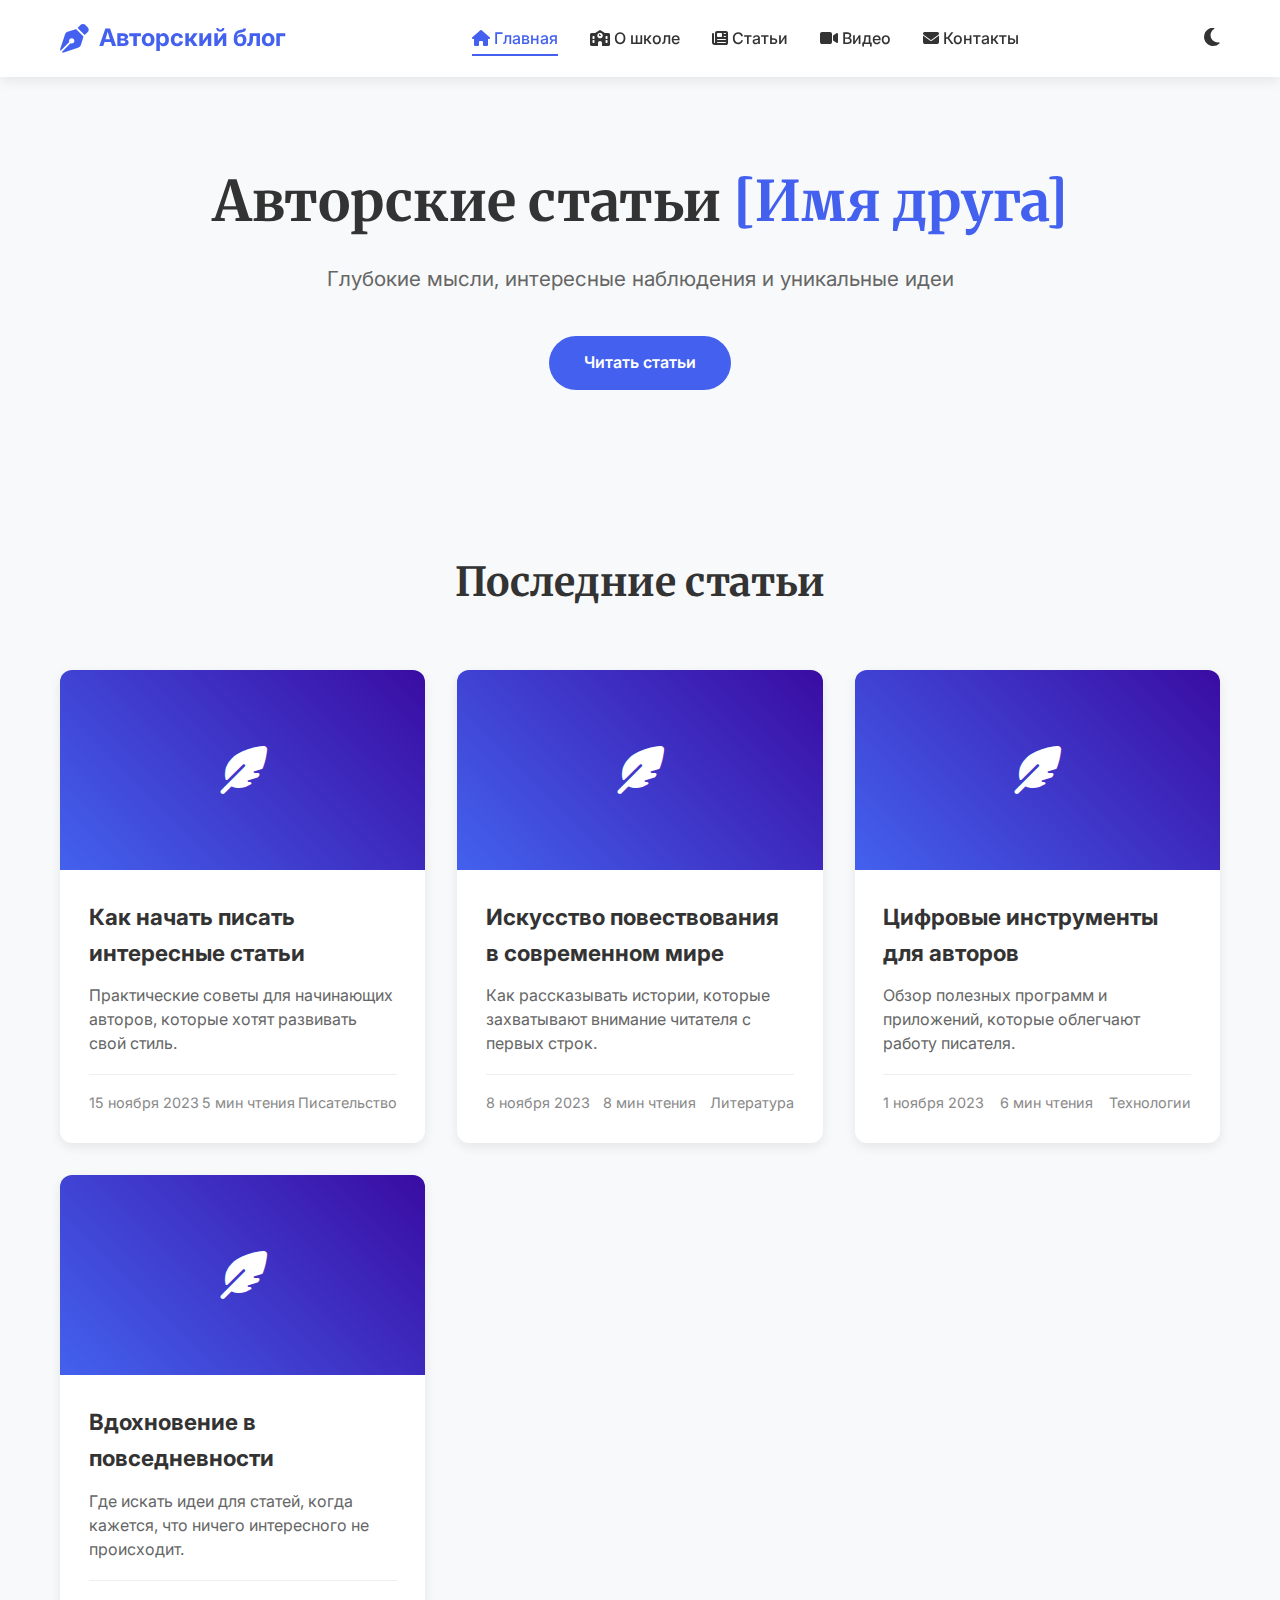
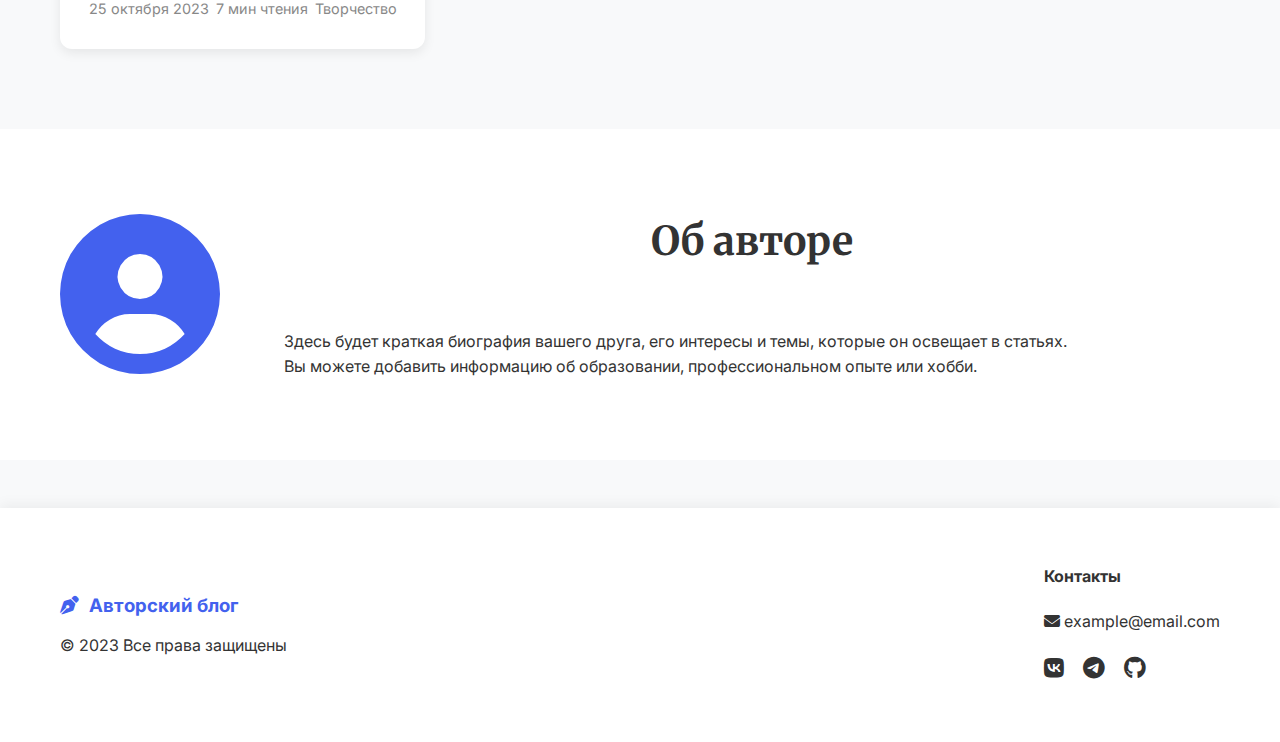
<file: index.html>
<!DOCTYPE html>
<html lang="ru">
<head>
    <meta charset="UTF-8">
    <meta name="viewport" content="width=device-width, initial-scale=1.0">
    <title>Сайт школы "Путь древа жизни"</title>
    <link rel="stylesheet" href="style.css">
    <link rel="stylesheet" href="https://cdnjs.cloudflare.com/ajax/libs/font-awesome/6.4.0/css/all.min.css">
    <link href="https://fonts.googleapis.com/css2?family=Inter:wght@400;500;600;700&family=Merriweather:wght@400;700&display=swap" rel="stylesheet">
</head>
<body>
    <!-- Шапка -->
    <header class="header">
        <div class="container">
            <div class="header-content">
                <a href="index.html" class="logo">
                    <i class="fas fa-pen-nib"></i>
                    <span>Авторский блог</span>
                </a>
               <nav class="nav">
                    <a href="index.html" class="nav-link active">
                        <i class="fas fa-home"></i> Главная
                    </a>
                    <a href="school.html" class="nav-link">
                        <i class="fas fa-school"></i> О школе
                    </a>
                    <a href="articles.html" class="nav-link">
                        <i class="fas fa-newspaper"></i> Статьи
                    </a>
                    <a href="videos.html" class="nav-link">
                        <i class="fas fa-video"></i> Видео
                    </a>
                    <a href="contacts.html" class="nav-link">
                        <i class="fas fa-envelope"></i> Контакты
                    </a>
                </nav>
                <button id="themeToggle" class="theme-toggle">
                    <i class="fas fa-moon"></i>
                </button>
            </div>
        </div>
    </header>

    <!-- Герой-секция -->
    <section class="hero">
        <div class="container">
            <div class="hero-content">
                <h1 class="hero-title">Авторские статьи <span class="highlight">[Имя друга]</span></h1>
                <p class="hero-subtitle">Глубокие мысли, интересные наблюдения и уникальные идеи</p>
                <a href="#articles" class="btn">Читать статьи</a>
            </div>
        </div>
    </section>

    <!-- Список статей -->
    <section id="articles" class="articles">
        <div class="container">
            <h2 class="section-title">Последние статьи</h2>
            <div class="articles-grid" id="articlesGrid">
                <!-- Статьи будут загружены через JavaScript -->
            </div>
        </div>
    </section>

    <!-- Об авторе -->
    <section id="about" class="about">
        <div class="container">
            <div class="about-content">
                <div class="about-image">
                    <i class="fas fa-user-circle"></i>
                </div>
                <div class="about-text">
                    <h2 class="section-title">Об авторе</h2>
                    <p>Здесь будет краткая биография вашего друга, его интересы и темы, которые он освещает в статьях.</p>
                    <p>Вы можете добавить информацию об образовании, профессиональном опыте или хобби.</p>
                </div>
            </div>
        </div>
    </section>

    <!-- Футер -->
    <footer id="contact" class="footer">
        <div class="container">
            <div class="footer-content">
                <div class="footer-info">
                    <h3><i class="fas fa-pen-nib"></i> Авторский блог</h3>
                    <p>© 2023 Все права защищены</p>
                </div>
                <div class="footer-contact">
                    <h4>Контакты</h4>
                    <p><i class="fas fa-envelope"></i> example@email.com</p>
                    <div class="social-links">
                        <a href="#"><i class="fab fa-vk"></i></a>
                        <a href="#"><i class="fab fa-telegram"></i></a>
                        <a href="#"><i class="fab fa-github"></i></a>
                    </div>
                </div>
            </div>
        </div>
    </footer>

    <script src="script.js"></script>
</body>
</html>
</file>
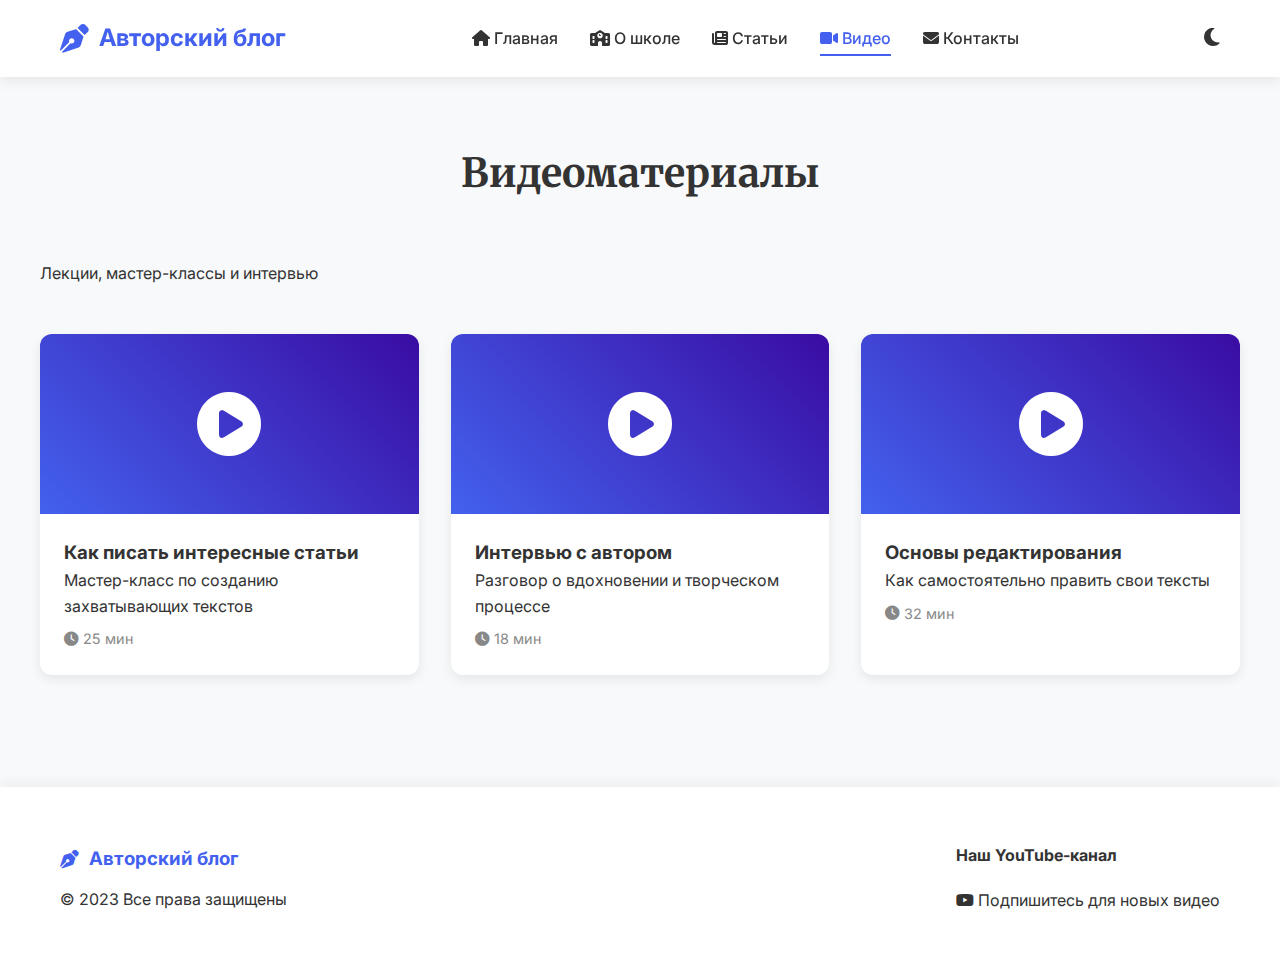
<file: videos.html>
<!DOCTYPE html>
<html lang="ru">
<head>
    <meta charset="UTF-8">
    <meta name="viewport" content="width=device-width, initial-scale=1.0">
    <title>Видео | Авторские статьи</title>
    <link rel="stylesheet" href="style.css">
    <link rel="stylesheet" href="https://cdnjs.cloudflare.com/ajax/libs/font-awesome/6.4.0/css/all.min.css">
    <link href="https://fonts.googleapis.com/css2?family=Inter:wght@400;500;600;700&family=Merriweather:wght@400;700&display=swap" rel="stylesheet">
</head>
<body>
    <header class="header">
        <div class="container">
            <div class="header-content">
                <a href="index.html" class="logo">
                    <i class="fas fa-pen-nib"></i>
                    <span>Авторский блог</span>
                </a>
                <nav class="nav">
                    <a href="index.html" class="nav-link">
                        <i class="fas fa-home"></i> Главная
                    </a>
                    <a href="school.html" class="nav-link">
                        <i class="fas fa-school"></i> О школе
                    </a>
                    <a href="articles.html" class="nav-link">
                        <i class="fas fa-newspaper"></i> Статьи
                    </a>
                    <a href="videos.html" class="nav-link active">
                        <i class="fas fa-video"></i> Видео
                    </a>
                    <a href="contacts.html" class="nav-link">
                        <i class="fas fa-envelope"></i> Контакты
                    </a>
                </nav>
                <button id="themeToggle" class="theme-toggle">
                    <i class="fas fa-moon"></i>
                </button>
            </div>
        </div>
    </header>

    <main class="container" style="padding: 4rem 0;">
        <section class="videos-section">
            <h1 class="section-title">Видеоматериалы</h1>
            <p class="section-subtitle">Лекции, мастер-классы и интервью</p>
            
            <div class="videos-grid">
                <div class="video-card">
                    <div class="video-placeholder">
                        <i class="fas fa-play-circle"></i>
                    </div>
                    <div class="video-info">
                        <h3>Как писать интересные статьи</h3>
                        <p>Мастер-класс по созданию захватывающих текстов</p>
                        <span class="video-duration"><i class="fas fa-clock"></i> 25 мин</span>
                    </div>
                </div>
                
                <div class="video-card">
                    <div class="video-placeholder">
                        <i class="fas fa-play-circle"></i>
                    </div>
                    <div class="video-info">
                        <h3>Интервью с автором</h3>
                        <p>Разговор о вдохновении и творческом процессе</p>
                        <span class="video-duration"><i class="fas fa-clock"></i> 18 мин</span>
                    </div>
                </div>
                
                <div class="video-card">
                    <div class="video-placeholder">
                        <i class="fas fa-play-circle"></i>
                    </div>
                    <div class="video-info">
                        <h3>Основы редактирования</h3>
                        <p>Как самостоятельно править свои тексты</p>
                        <span class="video-duration"><i class="fas fa-clock"></i> 32 мин</span>
                    </div>
                </div>
            </div>
        </section>
    </main>

    <footer class="footer">
        <div class="container">
            <div class="footer-content">
                <div class="footer-info">
                    <h3><i class="fas fa-pen-nib"></i> Авторский блог</h3>
                    <p>© 2023 Все права защищены</p>
                </div>
                <div class="footer-contact">
                    <h4>Наш YouTube-канал</h4>
                    <p><i class="fab fa-youtube"></i> Подпишитесь для новых видео</p>
                </div>
            </div>
        </div>
    </footer>

    <script src="script.js"></script>
</body>
</html>
</file>
<file: style.css>
/* Базовые стили */
* {
    margin: 0;
    padding: 0;
    box-sizing: border-box;
}

:root {
    --primary-color: #4361ee;
    --secondary-color: #3a0ca3;
    --text-color: #333;
    --bg-color: #f8f9fa;
    --card-color: #ffffff;
    --shadow: 0 4px 12px rgba(0, 0, 0, 0.08);
    --transition: all 0.3s ease;
}

.dark-theme {
    --primary-color: #5a7dff;
    --secondary-color: #4cc9f0;
    --text-color: #f8f9fa;
    --bg-color: #121212;
    --card-color: #1e1e1e;
    --shadow: 0 4px 12px rgba(0, 0, 0, 0.3);
}

body {
    font-family: 'Inter', sans-serif;
    color: var(--text-color);
    background-color: var(--bg-color);
    line-height: 1.6;
    transition: var(--transition);
}

.container {
    max-width: 1200px;
    margin: 0 auto;
    padding: 0 20px;
}

/* Шапка */
.header {
    background-color: var(--card-color);
    box-shadow: var(--shadow);
    position: sticky;
    top: 0;
    z-index: 1000;
}

.header-content {
    display: flex;
    justify-content: space-between;
    align-items: center;
    padding: 1.2rem 0;
}

.logo {
    display: flex;
    align-items: center;
    gap: 10px;
    font-size: 1.5rem;
    font-weight: 700;
    color: var(--primary-color);
    text-decoration: none;
}

.logo i {
    font-size: 1.8rem;
}

.nav {
    display: flex;
    gap: 2rem;
}

.nav-link {
    color: var(--text-color);
    text-decoration: none;
    font-weight: 500;
    transition: var(--transition);
    position: relative;
}

.nav-link:hover {
    color: var(--primary-color);
}

.nav-link.active {
    color: var(--primary-color);
}

.nav-link.active::after {
    content: '';
    position: absolute;
    bottom: -5px;
    left: 0;
    width: 100%;
    height: 2px;
    background-color: var(--primary-color);
}

.theme-toggle {
    background: none;
    border: none;
    font-size: 1.3rem;
    color: var(--text-color);
    cursor: pointer;
    transition: var(--transition);
}

.theme-toggle:hover {
    color: var(--primary-color);
    transform: rotate(30deg);
}

/* Герой-секция */
.hero {
    padding: 5rem 0;
    text-align: center;
}

.hero-title {
    font-size: 3.5rem;
    font-family: 'Merriweather', serif;
    margin-bottom: 1rem;
}

.highlight {
    color: var(--primary-color);
}

.hero-subtitle {
    font-size: 1.3rem;
    color: #666;
    margin-bottom: 2.5rem;
    max-width: 700px;
    margin-left: auto;
    margin-right: auto;
}

.dark-theme .hero-subtitle {
    color: #aaa;
}

.btn {
    display: inline-block;
    background-color: var(--primary-color);
    color: white;
    padding: 0.9rem 2.2rem;
    border-radius: 50px;
    text-decoration: none;
    font-weight: 600;
    transition: var(--transition);
    border: none;
    cursor: pointer;
    font-size: 1rem;
}

.btn:hover {
    background-color: var(--secondary-color);
    transform: translateY(-3px);
    box-shadow: 0 10px 20px rgba(0, 0, 0, 0.2);
}

/* Статьи */
.articles {
    padding: 5rem 0;
}

.section-title {
    font-size: 2.5rem;
    text-align: center;
    margin-bottom: 3.5rem;
    font-family: 'Merriweather', serif;
}

.articles-grid {
    display: grid;
    grid-template-columns: repeat(auto-fill, minmax(320px, 1fr));
    gap: 2rem;
}

.article-card {
    background-color: var(--card-color);
    border-radius: 12px;
    overflow: hidden;
    box-shadow: var(--shadow);
    transition: var(--transition);
}

.article-card:hover {
    transform: translateY(-8px);
    box-shadow: 0 15px 30px rgba(0, 0, 0, 0.15);
}

.article-image {
    height: 200px;
    background: linear-gradient(45deg, var(--primary-color), var(--secondary-color));
    display: flex;
    align-items: center;
    justify-content: center;
    color: white;
    font-size: 3rem;
}

.article-content {
    padding: 1.8rem;
}

.article-title {
    font-size: 1.4rem;
    margin-bottom: 0.8rem;
    color: var(--text-color);
}

.article-excerpt {
    color: #666;
    margin-bottom: 1.2rem;
    line-height: 1.5;
}

.dark-theme .article-excerpt {
    color: #aaa;
}

.article-meta {
    display: flex;
    justify-content: space-between;
    color: #888;
    font-size: 0.9rem;
    border-top: 1px solid #eee;
    padding-top: 1rem;
}

.dark-theme .article-meta {
    border-top-color: #333;
    color: #777;
}

/* Об авторе */
.about {
    padding: 5rem 0;
    background-color: var(--card-color);
}

.about-content {
    display: flex;
    align-items: center;
    gap: 4rem;
}

.about-image {
    flex-shrink: 0;
}

.about-image i {
    font-size: 10rem;
    color: var(--primary-color);
}

.about-text {
    flex: 1;
}

/* Футер */
.footer {
    background-color: var(--card-color);
    padding: 3.5rem 0;
    margin-top: 3rem;
    box-shadow: 0 -4px 12px rgba(0, 0, 0, 0.05);
}

.footer-content {
    display: flex;
    justify-content: space-between;
    align-items: center;
}

.footer-info h3 {
    display: flex;
    align-items: center;
    gap: 10px;
    margin-bottom: 0.8rem;
    color: var(--primary-color);
}

.footer-contact h4 {
    margin-bottom: 1.2rem;
}

.social-links {
    display: flex;
    gap: 1.2rem;
    margin-top: 1rem;
}

.social-links a {
    color: var(--text-color);
    font-size: 1.4rem;
    transition: var(--transition);
}

.social-links a:hover {
    color: var(--primary-color);
    transform: translateY(-3px);
}

/* Адаптивность */
@media (max-width: 768px) {
    .hero-title {
        font-size: 2.5rem;
    }
    
    .nav {
        gap: 1rem;
    }
    
    .about-content {
        flex-direction: column;
        text-align: center;
        gap: 2rem;
    }
    
    .footer-content {
        flex-direction: column;
        gap: 2rem;
        text-align: center;
    }
    
    .articles-grid {
        grid-template-columns: 1fr;
    }
}

@media (max-width: 480px) {
    .header-content {
        flex-direction: column;
        gap: 1rem;
    }
    
    .nav {
        flex-wrap: wrap;
        justify-content: center;
    }
    
    .hero-title {
        font-size: 2rem;
    }
}
.school-content {
    display: flex;
    gap: 4rem;
    align-items: center;
    margin-top: 2rem;
}

.school-text {
    flex: 1;
}

.school-text h2 {
    color: var(--primary-color);
    margin: 2rem 0 1rem;
    display: flex;
    align-items: center;
    gap: 10px;
}

.school-image {
    flex-shrink: 0;
}

.school-image i {
    font-size: 12rem;
    color: var(--primary-color);
    opacity: 0.8;
}

.teachers-grid {
    display: grid;
    grid-template-columns: repeat(auto-fit, minmax(200px, 1fr));
    gap: 1.5rem;
    margin-top: 1rem;
}

.teacher-card {
    background: var(--card-color);
    padding: 1.5rem;
    border-radius: 10px;
    text-align: center;
    box-shadow: var(--shadow);
    transition: var(--transition);
}

.teacher-card:hover {
    transform: translateY(-5px);
}

.teacher-card i {
    font-size: 2.5rem;
    color: var(--primary-color);
    margin-bottom: 1rem;
}

/* Страница "Все статьи" */
.filter-controls {
    display: flex;
    gap: 1rem;
    flex-wrap: wrap;
    justify-content: center;
    margin-bottom: 3rem;
}

.filter-btn {
    padding: 0.6rem 1.5rem;
    background: var(--card-color);
    border: 2px solid var(--primary-color);
    color: var(--primary-color);
    border-radius: 50px;
    cursor: pointer;
    font-weight: 500;
    transition: var(--transition);
}

.filter-btn.active,
.filter-btn:hover {
    background: var(--primary-color);
    color: white;
}

/* Страница "Видео" */
.videos-grid {
    display: grid;
    grid-template-columns: repeat(auto-fit, minmax(300px, 1fr));
    gap: 2rem;
    margin-top: 3rem;
}

.video-card {
    background: var(--card-color);
    border-radius: 12px;
    overflow: hidden;
    box-shadow: var(--shadow);
    transition: var(--transition);
}

.video-card:hover {
    transform: translateY(-5px);
}

.video-placeholder {
    height: 180px;
    background: linear-gradient(45deg, var(--primary-color), var(--secondary-color));
    display: flex;
    align-items: center;
    justify-content: center;
    color: white;
    font-size: 4rem;
}

.video-info {
    padding: 1.5rem;
}

.video-duration {
    display: inline-flex;
    align-items: center;
    gap: 5px;
    color: #888;
    margin-top: 0.5rem;
    font-size: 0.9rem;
}

/* Страница "Контакты" */
.contacts-grid {
    display: grid;
    grid-template-columns: repeat(auto-fit, minmax(300px, 1fr));
    gap: 4rem;
    margin-top: 3rem;
}

.contact-form,
.contact-info {
    background: var(--card-color);
    padding: 2rem;
    border-radius: 12px;
    box-shadow: var(--shadow);
}

.form-group {
    margin-bottom: 1.5rem;
}

.form-group label {
    display: block;
    margin-bottom: 0.5rem;
    font-weight: 500;
    color: var(--text-color);
}

.form-group input,
.form-group textarea {
    width: 100%;
    padding: 0.8rem;
    border: 1px solid #ddd;
    border-radius: 8px;
    font-family: 'Inter', sans-serif;
    background: var(--bg-color);
    color: var(--text-color);
    transition: var(--transition);
}

.form-group input:focus,
.form-group textarea:focus {
    outline: none;
    border-color: var(--primary-color);
    box-shadow: 0 0 0 3px rgba(67, 97, 238, 0.1);
}

.contact-item {
    display: flex;
    align-items: center;
    gap: 1rem;
    margin-bottom: 1.5rem;
    padding-bottom: 1.5rem;
    border-bottom: 1px solid #eee;
}

.dark-theme .contact-item {
    border-bottom-color: #333;
}

.contact-item i {
    font-size: 1.5rem;
    color: var(--primary-color);
    width: 40px;
}

.social-contact {
    margin-top: 2rem;
}

.social-contact h3 {
    margin-bottom: 1rem;
}

/* Адаптивность для новых страниц */
@media (max-width: 768px) {
    .school-content {
        flex-direction: column;
        text-align: center;
    }
    
    .school-image i {
        font-size: 8rem;
    }
    
    .contacts-grid {
        gap: 2rem;
    }
    
    .contact-item {
        flex-direction: column;
        text-align: center;
    }
}
</file>
